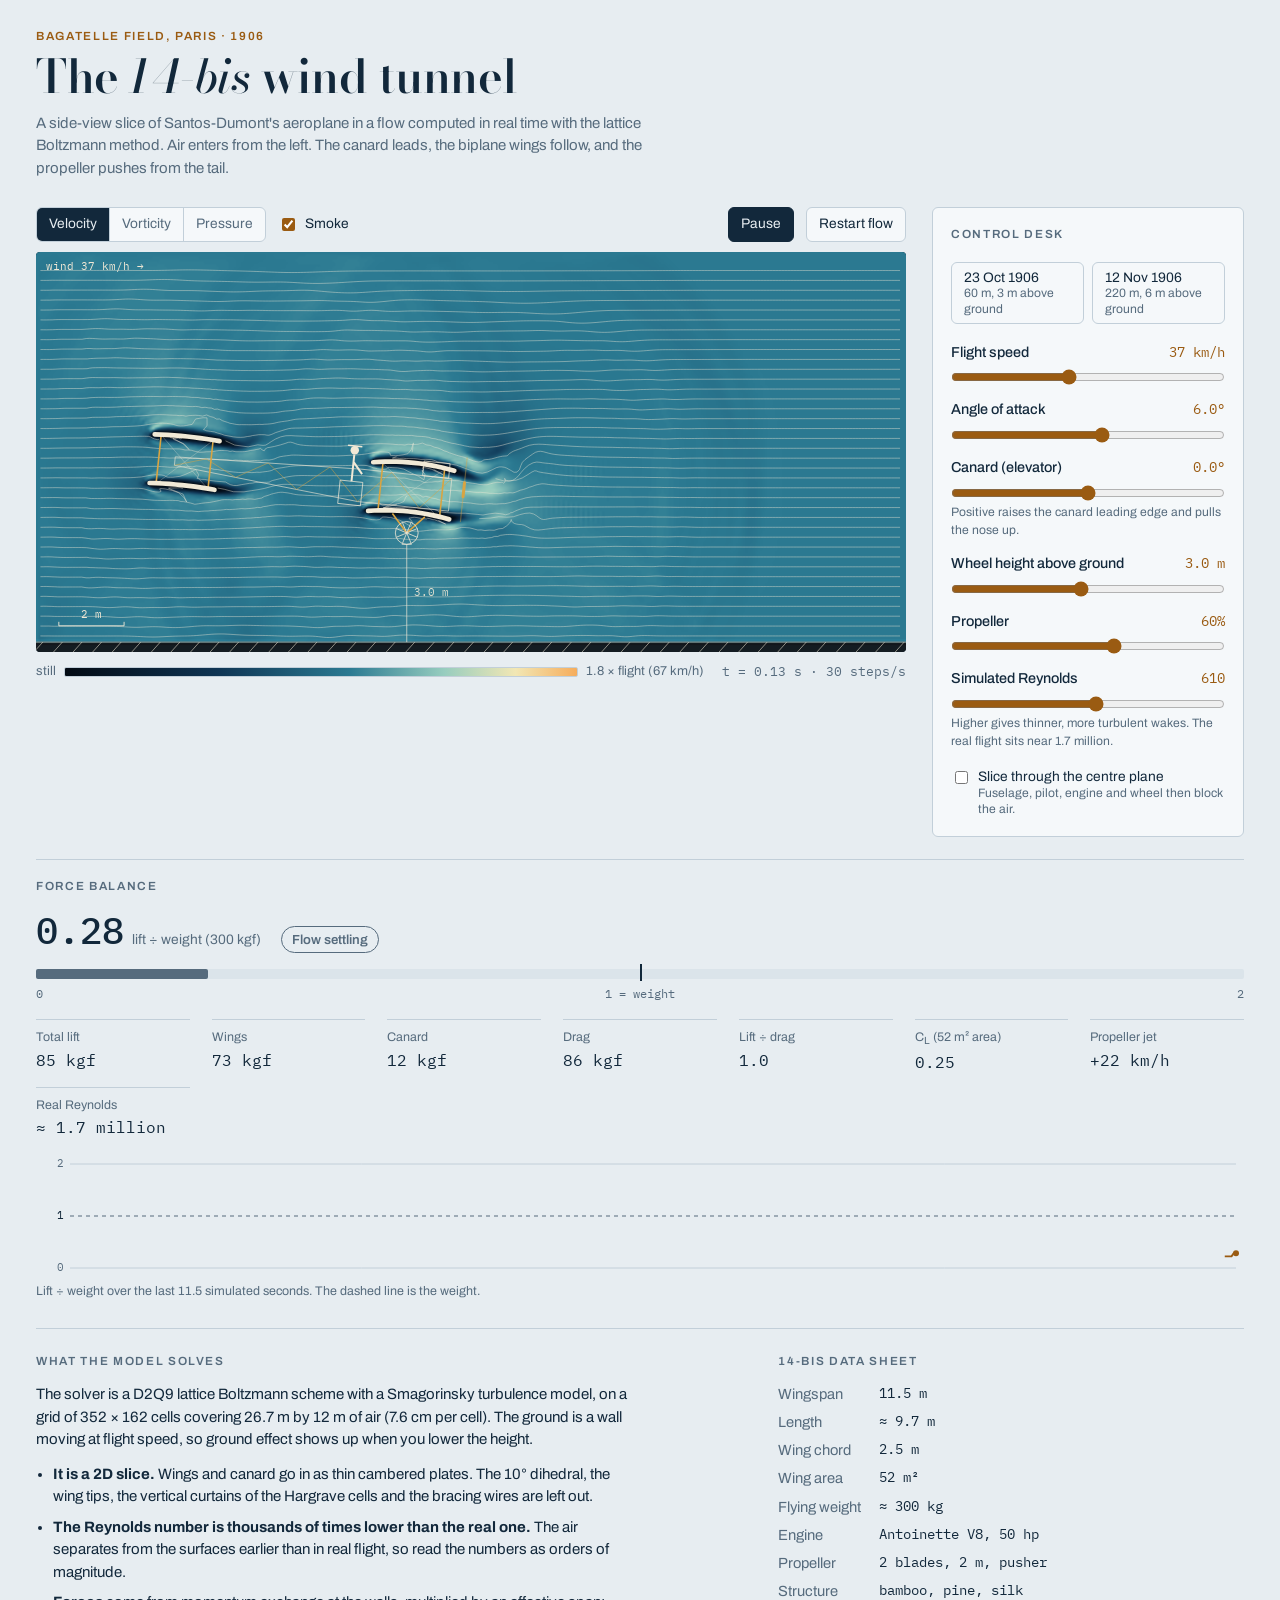
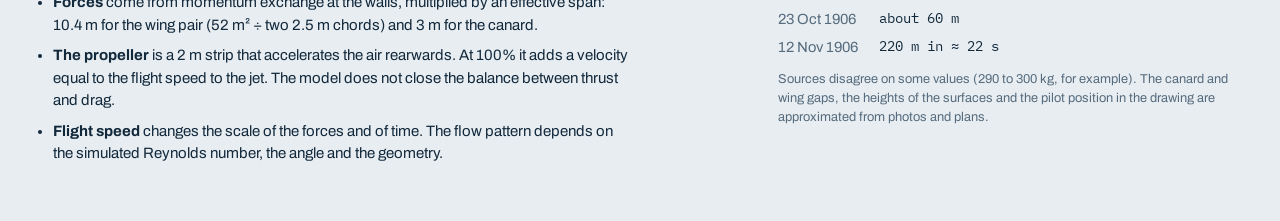
<file: index.html>
<!doctype html>
<html lang="en">
<head>
<meta charset="utf-8">
<meta name="viewport" content="width=device-width,initial-scale=1,viewport-fit=cover">
<title>14-bis Wind Tunnel</title>
<link rel="stylesheet" href="https://fonts.googleapis.com/css2?family=Archivo:wght@400;500;600&family=Bodoni+Moda:ital,opsz,wght@0,6..96,500;0,6..96,600;1,6..96,500&family=IBM+Plex+Mono:wght@400;500&display=swap">
<link rel="stylesheet" href="css/styles.css">
</head>
<body>
<div class="wrap">
  <header class="mast">
    <p class="eyebrow">Bagatelle field, Paris · 1906</p>
    <h1>The <em>14-bis</em> wind tunnel</h1>
    <p class="lede">A side-view slice of Santos-Dumont's aeroplane in a flow computed in real time with the lattice Boltzmann method. Air enters from the left. The canard leads, the biplane wings follow, and the propeller pushes from the tail.</p>
  </header>

  <main class="bench">
    <section class="tunnel" aria-label="Test section">
      <div class="toolbar">
        <div class="group">
          <div class="seg" role="radiogroup" aria-label="Field shown">
            <input type="radio" name="view" id="view-vel" value="vel" checked><label for="view-vel">Velocity</label>
            <input type="radio" name="view" id="view-vort" value="vort"><label for="view-vort">Vorticity</label>
            <input type="radio" name="view" id="view-pres" value="pres"><label for="view-pres">Pressure</label>
          </div>
          <label class="check"><input type="checkbox" id="smoke" checked> Smoke</label>
        </div>
        <div class="group">
          <button type="button" id="pause" class="primary">Pause</button>
          <button type="button" id="reset">Restart flow</button>
        </div>
      </div>
      <div class="stage"><canvas id="tunnel" aria-label="Flow field around the side-view slice of the 14-bis"></canvas></div>
      <div class="legend">
        <div class="scale"><span id="leg-lo">still</span><span class="strip" id="leg-strip"></span><span id="leg-hi">1.8 × flight speed</span></div>
        <span class="clock" id="clock">t = 0.00 s</span>
      </div>
    </section>

    <aside class="desk" aria-label="Control desk">
      <h2>Control desk</h2>
      <div class="presets">
        <div class="row">
          <button type="button" id="preset-out">23 Oct 1906<small>60 m, 3 m above ground</small></button>
          <button type="button" id="preset-nov">12 Nov 1906<small>220 m, 6 m above ground</small></button>
        </div>
      </div>
      <div class="knobs">
        <div class="knob">
          <label for="k-v">Flight speed</label><output id="o-v" for="k-v"></output>
          <input type="range" id="k-v" min="20" max="60" step="1" value="37">
        </div>
        <div class="knob">
          <label for="k-aoa">Angle of attack</label><output id="o-aoa" for="k-aoa"></output>
          <input type="range" id="k-aoa" min="-4" max="14" step="0.5" value="6">
        </div>
        <div class="knob">
          <label for="k-canard">Canard (elevator)</label><output id="o-canard" for="k-canard"></output>
          <input type="range" id="k-canard" min="-12" max="12" step="0.5" value="0">
          <span class="hint">Positive raises the canard leading edge and pulls the nose up.</span>
        </div>
        <div class="knob">
          <label for="k-alt">Wheel height above ground</label><output id="o-alt" for="k-alt"></output>
          <input type="range" id="k-alt" min="0.3" max="6" step="0.1" value="3">
        </div>
        <div class="knob">
          <label for="k-prop">Propeller</label><output id="o-prop" for="k-prop"></output>
          <input type="range" id="k-prop" min="0" max="100" step="5" value="60">
        </div>
        <div class="knob">
          <label for="k-re">Simulated Reynolds</label><output id="o-re" for="k-re"></output>
          <input type="range" id="k-re" min="0" max="100" step="1" value="53">
          <span class="hint">Higher gives thinner, more turbulent wakes. The real flight sits near 1.7 million.</span>
        </div>
      </div>
      <label class="check"><input type="checkbox" id="center"> <span>Slice through the centre plane<small>Fuselage, pilot, engine and wheel then block the air.</small></span></label>
    </aside>

    <section class="balance" aria-label="Force balance">
      <h2>Force balance</h2>
      <div class="verdict">
        <span class="ratio"><span id="r-ratio">0.00</span><small>lift ÷ weight (300 kgf)</small></span>
        <span class="pill" id="r-pill" data-state="wait">Flow settling</span>
      </div>
      <div>
        <div class="beam" id="r-beam" data-state="wait"><span class="fill" id="r-fill"></span><span class="mark"></span></div>
        <div class="beamlabels"><span>0</span><span>1 = weight</span><span>2</span></div>
      </div>
      <dl class="figures">
        <div><dt>Total lift</dt><dd id="r-lift">0 kgf</dd></div>
        <div><dt>Wings</dt><dd id="r-wing">0 kgf</dd></div>
        <div><dt>Canard</dt><dd id="r-can">0 kgf</dd></div>
        <div><dt>Drag</dt><dd id="r-drag">0 kgf</dd></div>
        <div><dt>Lift ÷ drag</dt><dd id="r-ld">0.0</dd></div>
        <div><dt>C<sub>L</sub> (52 m² area)</dt><dd id="r-cl">0.00</dd></div>
        <div><dt>Propeller jet</dt><dd id="r-thrust">+0 km/h</dd></div>
        <div><dt>Real Reynolds</dt><dd id="r-re">0</dd></div>
      </dl>
      <div class="history">
        <canvas id="hist" aria-label="History of lift divided by weight"></canvas>
        <p id="hist-cap">Lift ÷ weight over simulated time.</p>
      </div>
    </section>
  </main>

  <div class="notes">
    <section>
      <h2>What the model solves</h2>
      <p>The solver is a D2Q9 lattice Boltzmann scheme with a Smagorinsky turbulence model, on a grid of 352 × 162 cells covering 26.7 m by 12 m of air (7.6 cm per cell). The ground is a wall moving at flight speed, so ground effect shows up when you lower the height.</p>
      <ul>
        <li><strong>It is a 2D slice.</strong> Wings and canard go in as thin cambered plates. The 10° dihedral, the wing tips, the vertical curtains of the Hargrave cells and the bracing wires are left out.</li>
        <li><strong>The Reynolds number is thousands of times lower than the real one.</strong> The air separates from the surfaces earlier than in real flight, so read the numbers as orders of magnitude.</li>
        <li><strong>Forces</strong> come from momentum exchange at the walls, multiplied by an effective span: 10.4 m for the wing pair (52 m² ÷ two 2.5 m chords) and 3 m for the canard.</li>
        <li><strong>The propeller</strong> is a 2 m strip that accelerates the air rearwards. At 100% it adds a velocity equal to the flight speed to the jet. The model does not close the balance between thrust and drag.</li>
        <li><strong>Flight speed</strong> changes the scale of the forces and of time. The flow pattern depends on the simulated Reynolds number, the angle and the geometry.</li>
      </ul>
    </section>
    <section>
      <h2>14-bis data sheet</h2>
      <dl class="sheet">
        <dt>Wingspan</dt><dd>11.5 m</dd>
        <dt>Length</dt><dd>≈ 9.7 m</dd>
        <dt>Wing chord</dt><dd>2.5 m</dd>
        <dt>Wing area</dt><dd>52 m²</dd>
        <dt>Flying weight</dt><dd>≈ 300 kg</dd>
        <dt>Engine</dt><dd>Antoinette V8, 50 hp</dd>
        <dt>Propeller</dt><dd>2 blades, 2 m, pusher</dd>
        <dt>Structure</dt><dd>bamboo, pine, silk</dd>
        <dt>23 Oct 1906</dt><dd>about 60 m</dd>
        <dt>12 Nov 1906</dt><dd>220 m in ≈ 22 s</dd>
      </dl>
      <p class="fine">Sources disagree on some values (290 to 300 kg, for example). The canard and wing gaps, the heights of the surfaces and the pilot position in the drawing are approximated from photos and plans.</p>
    </section>
  </div>
</div>

<script src="js/simulation.js"></script>

</body></html>
</file>
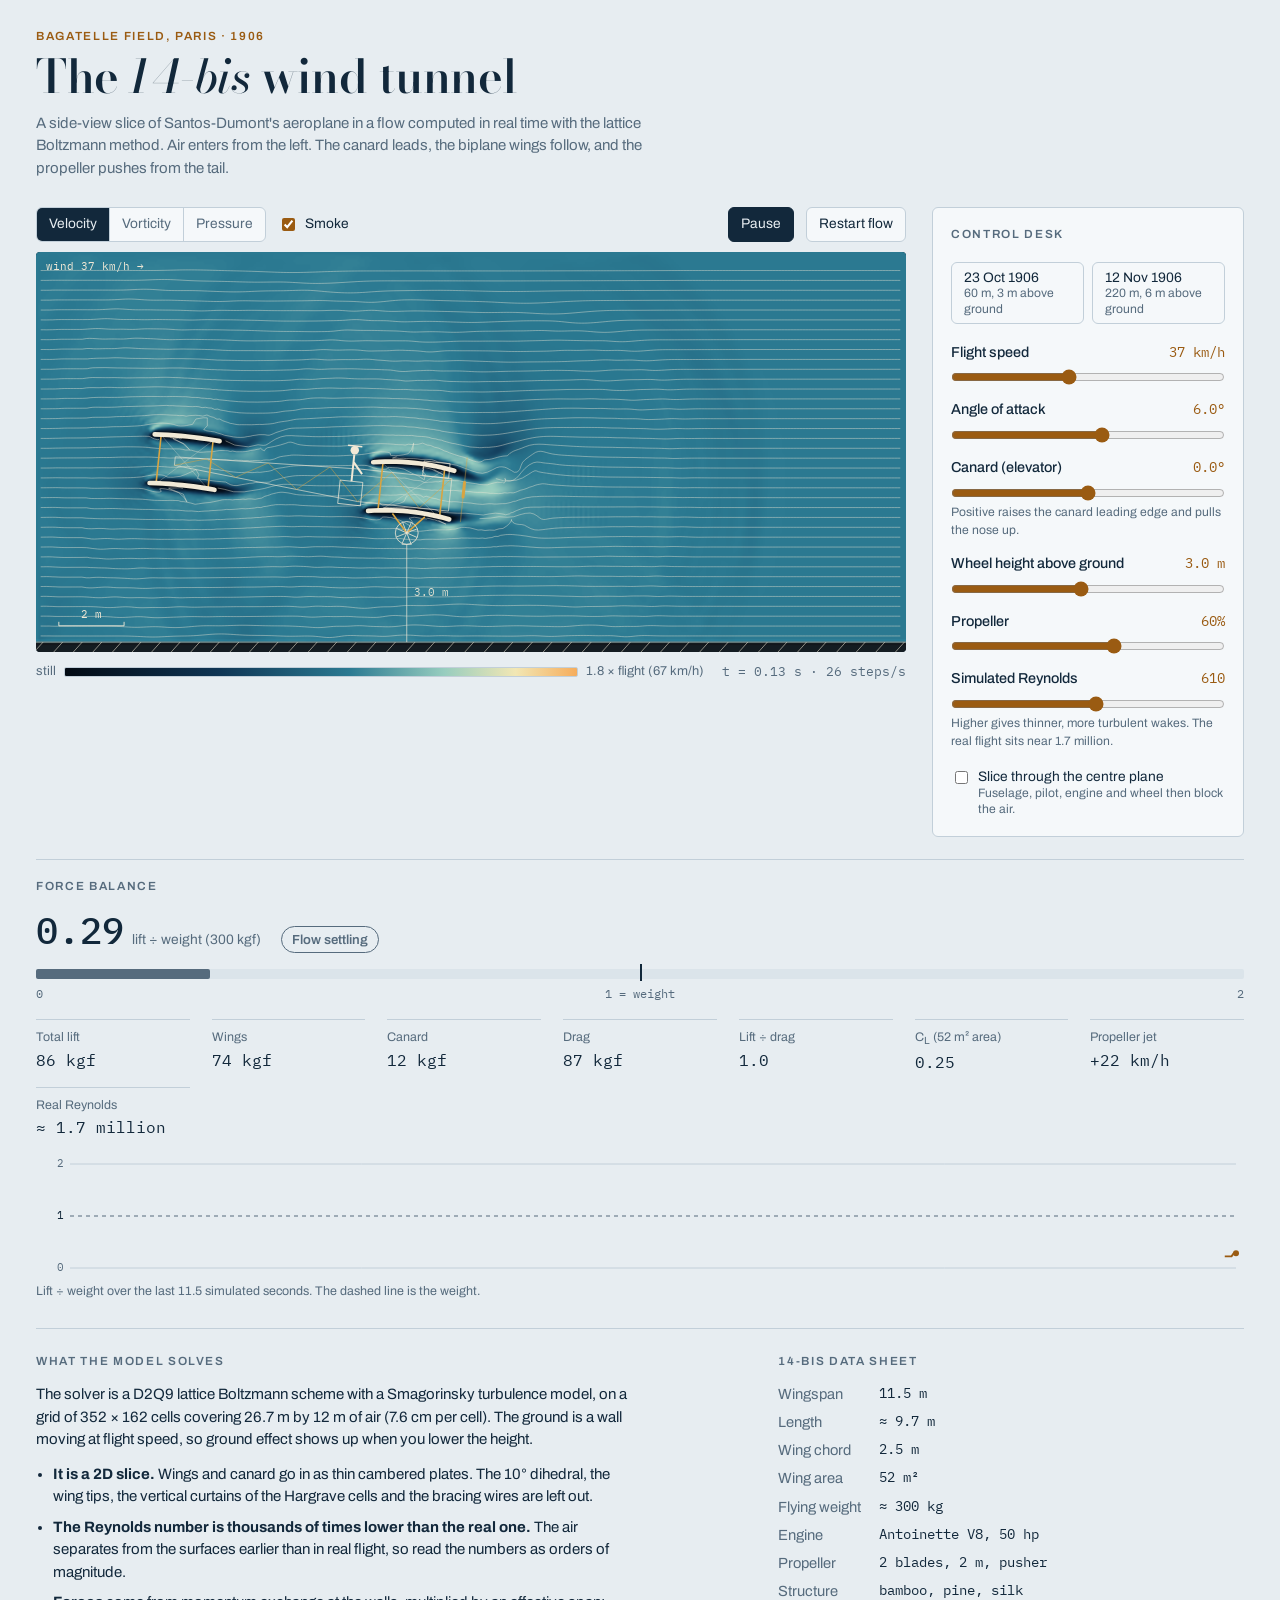
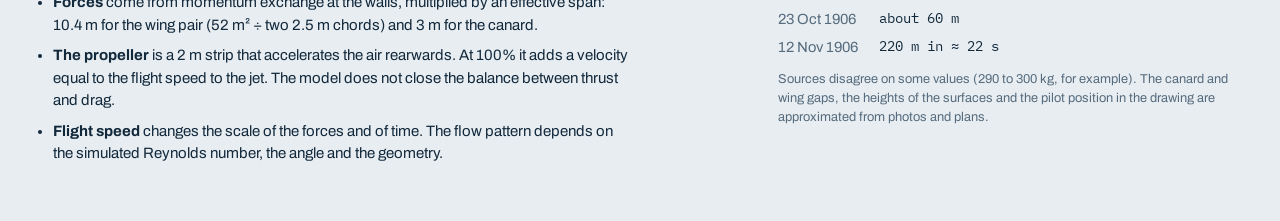
<file: 14-bis Wind Tunnel.html>
<!doctype html><html><head><meta charset=utf8><meta name=viewport content="width=device-width,initial-scale=1,viewport-fit=cover"><style>:root{color-scheme:light;box-sizing:border-box;padding-top:env(safe-area-inset-top,0px);padding-bottom:env(safe-area-inset-bottom,0px)}html{scroll-padding-top:env(safe-area-inset-top,0px)}body{margin:0;padding:0;font:14px -apple-system,BlinkMacSystemFont,sans-serif;background:#faf9f5;color:#141413}img{max-width:100%}[hidden]:not([hidden=until-found i]){display:none!important}</style></head><body>
<title>14-bis Wind Tunnel</title>
<link rel="stylesheet" href="https://fonts.googleapis.com/css2?family=Archivo:wght@400;500;600&family=Bodoni+Moda:ital,opsz,wght@0,6..96,500;0,6..96,600;1,6..96,500&family=IBM+Plex+Mono:wght@400;500&display=swap">
<style>
/* Layout: a wind-tunnel bench. The test section takes the width,
   the control desk sits to the right and the force balance below. */
:root {
  --bg: #e7edf1;
  --surface: #f5f8fa;
  --ctl: #dbe4ea;
  --ink: #12283b;
  --muted: #566b7d;
  --line: #c2cfd9;
  --accent: #9a5b12;
  --good: #1c7557;
  --warn: #b04a1c;
  /* the test section has a single look, the same in both themes */
  --tunnel: #061523;
  --silk: #f1e9d6;
  --bamboo: #d9a441;
  --f-display: 'Bodoni Moda', 'Didot', 'Bodoni MT', Georgia, serif;
  --f-ui: 'Archivo', system-ui, -apple-system, 'Segoe UI', sans-serif;
  --f-data: 'IBM Plex Mono', ui-monospace, 'SF Mono', Menlo, Consolas, monospace;
}
@media (prefers-color-scheme: dark) {
  :root:not([data-theme="light"]) {
    --bg: #0a1724; --surface: #102131; --ctl: #1a2f44; --ink: #e4ecf2; --muted: #8fa3b5;
    --line: #22384c; --accent: #e2ab52; --good: #5fcaa3; --warn: #f2925c;
    color-scheme: dark;
  }
}
:root[data-theme="dark"] {
  --bg: #0a1724; --surface: #102131; --ctl: #1a2f44; --ink: #e4ecf2; --muted: #8fa3b5;
  --line: #22384c; --accent: #e2ab52; --good: #5fcaa3; --warn: #f2925c;
  color-scheme: dark;
}

* { box-sizing: border-box; }
body {
  background: var(--bg);
  color: var(--ink);
  font-family: var(--f-ui);
  font-size: 15px;
  line-height: 1.5;
}
.wrap {
  max-width: 1320px;
  margin: 0 auto;
  padding-inline: clamp(16px, 3vw, 36px);
  padding-block: 28px 56px;
  display: flex;
  flex-direction: column;
  gap: 28px;
}

/* masthead */
.mast { display: flex; flex-direction: column; gap: 6px; }
.eyebrow {
  margin: 0;
  font-size: 0.74rem;
  letter-spacing: 0.14em;
  text-transform: uppercase;
  color: var(--accent);
  font-weight: 600;
}
h1 {
  margin: 0;
  font-family: var(--f-display);
  font-weight: 600;
  font-size: clamp(1.9rem, 4.2vw, 2.9rem);
  line-height: 1.08;
  letter-spacing: -0.01em;
  text-wrap: balance;
}
h1 em { font-weight: 500; }
.lede { margin: 4px 0 0; max-width: 68ch; color: var(--muted); }

h2 {
  margin: 0;
  font-size: 0.74rem;
  letter-spacing: 0.14em;
  text-transform: uppercase;
  font-weight: 600;
  color: var(--muted);
}

/* bench */
.bench {
  display: grid;
  grid-template-columns: minmax(0, 1fr) 312px;
  grid-template-areas: "tunnel desk" "balance balance";
  gap: 22px 26px;
  align-items: start;
}
.tunnel { grid-area: tunnel; display: flex; flex-direction: column; gap: 10px; min-width: 0; }
.desk { grid-area: desk; }
.balance { grid-area: balance; min-width: 0; }
@media (max-width: 940px) {
  .bench { grid-template-columns: minmax(0, 1fr); grid-template-areas: "tunnel" "desk" "balance"; }
}

.toolbar { display: flex; flex-wrap: wrap; gap: 10px 16px; align-items: center; justify-content: space-between; }
.toolbar .group { display: flex; flex-wrap: wrap; gap: 8px 12px; align-items: center; }

.seg { position: relative; display: inline-flex; border: 1px solid var(--line); border-radius: 6px; overflow: hidden; background: var(--surface); }
.seg input { position: absolute; opacity: 0; pointer-events: none; }
.seg label { padding: 6px 12px; font-size: 0.86rem; cursor: pointer; color: var(--muted); border-right: 1px solid var(--line); }
.seg label:last-of-type { border-right: 0; }
.seg input:checked + label { background: var(--ink); color: var(--bg); }
.seg input:focus-visible + label { outline: 2px solid var(--accent); outline-offset: -2px; }

button {
  font: inherit;
  font-size: 0.86rem;
  padding: 6px 12px;
  border: 1px solid var(--line);
  border-radius: 6px;
  background: var(--surface);
  color: var(--ink);
  cursor: pointer;
}
button:hover { border-color: var(--muted); }
button:focus-visible, input:focus-visible { outline: 2px solid var(--accent); outline-offset: 2px; }
button.primary { background: var(--ink); color: var(--bg); border-color: var(--ink); }

.check { display: inline-flex; gap: 7px; align-items: center; font-size: 0.86rem; cursor: pointer; }
input[type="checkbox"], input[type="range"] { accent-color: var(--accent); }

.stage {
  position: relative;
  background: var(--tunnel);
  border-radius: 4px;
  overflow: hidden;
  aspect-ratio: 352 / 162;
  max-width: 100%;
}
.stage canvas { display: block; width: 100%; height: 100%; }

.legend { display: flex; flex-wrap: wrap; gap: 8px 18px; align-items: center; justify-content: space-between; font-size: 0.8rem; color: var(--muted); }
.scale { display: flex; align-items: center; gap: 8px; min-width: 0; flex: 1 1 320px; }
.scale .strip { flex: 1 1 120px; height: 10px; border-radius: 2px; min-width: 60px; border: 1px solid var(--line); }
.clock { font-family: var(--f-data); font-variant-numeric: tabular-nums; white-space: nowrap; }

/* control desk */
.desk {
  background: var(--surface);
  border: 1px solid var(--line);
  border-radius: 6px;
  padding: 18px;
  display: flex;
  flex-direction: column;
  gap: 18px;
}
.presets { display: flex; flex-direction: column; gap: 8px; }
.presets .row { display: flex; flex-wrap: wrap; gap: 8px; }
.presets button { flex: 1 1 120px; text-align: left; line-height: 1.25; }
.presets button small { display: block; color: var(--muted); font-size: 0.76rem; }
.knobs { display: flex; flex-direction: column; gap: 14px; }
.knob { display: grid; grid-template-columns: 1fr auto; gap: 2px 10px; align-items: baseline; }
.knob label { font-size: 0.9rem; font-weight: 500; }
.knob output { font-family: var(--f-data); font-size: 0.86rem; font-variant-numeric: tabular-nums; color: var(--accent); }
.knob input[type="range"] { grid-column: 1 / -1; width: 100%; margin: 4px 0 0; }
.knob .hint { grid-column: 1 / -1; font-size: 0.76rem; color: var(--muted); }
.desk .check { align-items: flex-start; line-height: 1.3; }
.desk .check input { margin-top: 3px; }
.desk .check small { display: block; color: var(--muted); font-size: 0.76rem; }

/* balance */
.balance { display: flex; flex-direction: column; gap: 16px; border-top: 1px solid var(--line); padding-top: 18px; }
.verdict { display: flex; flex-wrap: wrap; gap: 10px 20px; align-items: baseline; }
.ratio { font-family: var(--f-data); font-size: 2.3rem; font-weight: 500; line-height: 1; font-variant-numeric: tabular-nums; }
.ratio small { font-family: var(--f-ui); font-size: 0.86rem; color: var(--muted); font-weight: 400; margin-left: 8px; }
.pill { font-size: 0.82rem; font-weight: 600; padding: 3px 10px; border-radius: 999px; border: 1px solid currentColor; color: var(--muted); }
.pill[data-state="good"] { color: var(--good); }
.pill[data-state="warn"] { color: var(--warn); }
.beam { position: relative; height: 10px; background: var(--ctl); border-radius: 2px; }
.beam .fill { position: absolute; inset: 0 auto 0 0; width: 0; background: var(--muted); border-radius: 2px; }
.beam[data-state="good"] .fill { background: var(--good); }
.beam[data-state="warn"] .fill { background: var(--warn); }
.beam .mark { position: absolute; left: 50%; top: -5px; bottom: -2px; width: 2px; background: var(--ink); }
.beamlabels { margin-top: 6px; display: flex; justify-content: space-between; font-size: 0.74rem; color: var(--muted); font-family: var(--f-data); }
.figures { display: grid; grid-template-columns: repeat(auto-fit, minmax(150px, 1fr)); gap: 12px 22px; margin: 0; }
.figures div { display: flex; flex-direction: column; gap: 1px; border-top: 1px solid var(--line); padding-top: 8px; min-width: 0; }
.figures dt { font-size: 0.78rem; color: var(--muted); }
.figures dd { margin: 0; font-family: var(--f-data); font-size: 1.02rem; font-variant-numeric: tabular-nums; }
.history { display: flex; flex-direction: column; gap: 6px; }
.history p { margin: 0; font-size: 0.78rem; color: var(--muted); }
.history canvas { display: block; width: 100%; height: 120px; }

/* notes */
.notes { display: grid; grid-template-columns: minmax(0, 1.5fr) minmax(0, 1fr); gap: 26px 44px; border-top: 1px solid var(--line); padding-top: 24px; }
@media (max-width: 760px) { .notes { grid-template-columns: minmax(0, 1fr); } }
.notes section { display: flex; flex-direction: column; gap: 12px; min-width: 0; }
.notes p { margin: 0; max-width: 66ch; }
.notes ul { margin: 0; padding-left: 1.1em; display: flex; flex-direction: column; gap: 8px; max-width: 66ch; }
.sheet { display: grid; grid-template-columns: auto 1fr; gap: 6px 18px; margin: 0; font-size: 0.92rem; }
.sheet dt { color: var(--muted); }
.sheet dd { margin: 0; font-family: var(--f-data); font-size: 0.86rem; font-variant-numeric: tabular-nums; }
.fine { font-size: 0.8rem; color: var(--muted); }
</style>

<div class="wrap">
  <header class="mast">
    <p class="eyebrow">Bagatelle field, Paris · 1906</p>
    <h1>The <em>14-bis</em> wind tunnel</h1>
    <p class="lede">A side-view slice of Santos-Dumont's aeroplane in a flow computed in real time with the lattice Boltzmann method. Air enters from the left. The canard leads, the biplane wings follow, and the propeller pushes from the tail.</p>
  </header>

  <main class="bench">
    <section class="tunnel" aria-label="Test section">
      <div class="toolbar">
        <div class="group">
          <div class="seg" role="radiogroup" aria-label="Field shown">
            <input type="radio" name="view" id="view-vel" value="vel" checked><label for="view-vel">Velocity</label>
            <input type="radio" name="view" id="view-vort" value="vort"><label for="view-vort">Vorticity</label>
            <input type="radio" name="view" id="view-pres" value="pres"><label for="view-pres">Pressure</label>
          </div>
          <label class="check"><input type="checkbox" id="smoke" checked> Smoke</label>
        </div>
        <div class="group">
          <button type="button" id="pause" class="primary">Pause</button>
          <button type="button" id="reset">Restart flow</button>
        </div>
      </div>
      <div class="stage"><canvas id="tunnel" aria-label="Flow field around the side-view slice of the 14-bis"></canvas></div>
      <div class="legend">
        <div class="scale"><span id="leg-lo">still</span><span class="strip" id="leg-strip"></span><span id="leg-hi">1.8 × flight speed</span></div>
        <span class="clock" id="clock">t = 0.00 s</span>
      </div>
    </section>

    <aside class="desk" aria-label="Control desk">
      <h2>Control desk</h2>
      <div class="presets">
        <div class="row">
          <button type="button" id="preset-out">23 Oct 1906<small>60 m, 3 m above ground</small></button>
          <button type="button" id="preset-nov">12 Nov 1906<small>220 m, 6 m above ground</small></button>
        </div>
      </div>
      <div class="knobs">
        <div class="knob">
          <label for="k-v">Flight speed</label><output id="o-v" for="k-v"></output>
          <input type="range" id="k-v" min="20" max="60" step="1" value="37">
        </div>
        <div class="knob">
          <label for="k-aoa">Angle of attack</label><output id="o-aoa" for="k-aoa"></output>
          <input type="range" id="k-aoa" min="-4" max="14" step="0.5" value="6">
        </div>
        <div class="knob">
          <label for="k-canard">Canard (elevator)</label><output id="o-canard" for="k-canard"></output>
          <input type="range" id="k-canard" min="-12" max="12" step="0.5" value="0">
          <span class="hint">Positive raises the canard leading edge and pulls the nose up.</span>
        </div>
        <div class="knob">
          <label for="k-alt">Wheel height above ground</label><output id="o-alt" for="k-alt"></output>
          <input type="range" id="k-alt" min="0.3" max="6" step="0.1" value="3">
        </div>
        <div class="knob">
          <label for="k-prop">Propeller</label><output id="o-prop" for="k-prop"></output>
          <input type="range" id="k-prop" min="0" max="100" step="5" value="60">
        </div>
        <div class="knob">
          <label for="k-re">Simulated Reynolds</label><output id="o-re" for="k-re"></output>
          <input type="range" id="k-re" min="0" max="100" step="1" value="53">
          <span class="hint">Higher gives thinner, more turbulent wakes. The real flight sits near 1.7 million.</span>
        </div>
      </div>
      <label class="check"><input type="checkbox" id="center"> <span>Slice through the centre plane<small>Fuselage, pilot, engine and wheel then block the air.</small></span></label>
    </aside>

    <section class="balance" aria-label="Force balance">
      <h2>Force balance</h2>
      <div class="verdict">
        <span class="ratio"><span id="r-ratio">0.00</span><small>lift ÷ weight (300 kgf)</small></span>
        <span class="pill" id="r-pill" data-state="wait">Flow settling</span>
      </div>
      <div>
        <div class="beam" id="r-beam" data-state="wait"><span class="fill" id="r-fill"></span><span class="mark"></span></div>
        <div class="beamlabels"><span>0</span><span>1 = weight</span><span>2</span></div>
      </div>
      <dl class="figures">
        <div><dt>Total lift</dt><dd id="r-lift">0 kgf</dd></div>
        <div><dt>Wings</dt><dd id="r-wing">0 kgf</dd></div>
        <div><dt>Canard</dt><dd id="r-can">0 kgf</dd></div>
        <div><dt>Drag</dt><dd id="r-drag">0 kgf</dd></div>
        <div><dt>Lift ÷ drag</dt><dd id="r-ld">0.0</dd></div>
        <div><dt>C<sub>L</sub> (52 m² area)</dt><dd id="r-cl">0.00</dd></div>
        <div><dt>Propeller jet</dt><dd id="r-thrust">+0 km/h</dd></div>
        <div><dt>Real Reynolds</dt><dd id="r-re">0</dd></div>
      </dl>
      <div class="history">
        <canvas id="hist" aria-label="History of lift divided by weight"></canvas>
        <p id="hist-cap">Lift ÷ weight over simulated time.</p>
      </div>
    </section>
  </main>

  <div class="notes">
    <section>
      <h2>What the model solves</h2>
      <p>The solver is a D2Q9 lattice Boltzmann scheme with a Smagorinsky turbulence model, on a grid of 352 × 162 cells covering 26.7 m by 12 m of air (7.6 cm per cell). The ground is a wall moving at flight speed, so ground effect shows up when you lower the height.</p>
      <ul>
        <li><strong>It is a 2D slice.</strong> Wings and canard go in as thin cambered plates. The 10° dihedral, the wing tips, the vertical curtains of the Hargrave cells and the bracing wires are left out.</li>
        <li><strong>The Reynolds number is thousands of times lower than the real one.</strong> The air separates from the surfaces earlier than in real flight, so read the numbers as orders of magnitude.</li>
        <li><strong>Forces</strong> come from momentum exchange at the walls, multiplied by an effective span: 10.4 m for the wing pair (52 m² ÷ two 2.5 m chords) and 3 m for the canard.</li>
        <li><strong>The propeller</strong> is a 2 m strip that accelerates the air rearwards. At 100% it adds a velocity equal to the flight speed to the jet. The model does not close the balance between thrust and drag.</li>
        <li><strong>Flight speed</strong> changes the scale of the forces and of time. The flow pattern depends on the simulated Reynolds number, the angle and the geometry.</li>
      </ul>
    </section>
    <section>
      <h2>14-bis data sheet</h2>
      <dl class="sheet">
        <dt>Wingspan</dt><dd>11.5 m</dd>
        <dt>Length</dt><dd>≈ 9.7 m</dd>
        <dt>Wing chord</dt><dd>2.5 m</dd>
        <dt>Wing area</dt><dd>52 m²</dd>
        <dt>Flying weight</dt><dd>≈ 300 kg</dd>
        <dt>Engine</dt><dd>Antoinette V8, 50 hp</dd>
        <dt>Propeller</dt><dd>2 blades, 2 m, pusher</dd>
        <dt>Structure</dt><dd>bamboo, pine, silk</dd>
        <dt>23 Oct 1906</dt><dd>about 60 m</dd>
        <dt>12 Nov 1906</dt><dd>220 m in ≈ 22 s</dd>
      </dl>
      <p class="fine">Sources disagree on some values (290 to 300 kg, for example). The canard and wing gaps, the heights of the surfaces and the pilot position in the drawing are approximated from photos and plans.</p>
    </section>
  </div>
</div>

<script>
(() => {
'use strict';

// ---------- grid and constants ----------
const NX = 352, NY = 162, N = NX * NY;
const S = 13.2;               // cells per metre
const DX = 1 / S;
const GR = 4;                 // ground rows
const U0 = 0.1;               // inlet velocity (lattice units)
const RHO_AIR = 1.225, G0 = 9.80665, NU_AIR = 1.5e-5;
const WEIGHT_KGF = 300, AREA = 52;
const SPAN = [0, 10.4, 3.0, 0.6];   // effective span per body: wings, canard, fuselage
const CHORD = 2.5, CHORD_CELLS = CHORD * S;
const CX = [0, 1, 0, -1, 0, 1, -1, -1, 1];
const CY = [0, 0, 1, 0, -1, 1, 1, -1, -1];
const OPP = [0, 3, 4, 1, 2, 7, 8, 5, 6];
const WT = [4 / 9, 1 / 9, 1 / 9, 1 / 9, 1 / 9, 1 / 36, 1 / 36, 1 / 36, 1 / 36];
const OFF = CX.map((c, i) => c + CY[i] * NX);
const GW = CX.map((c, i) => 6 * WT[i] * c * U0);     // moving-wall term (ground)
const CSM = 18 * Math.SQRT2 * 0.16 * 0.16;           // Smagorinsky
const GROUND = 4;

// geometry in the aircraft frame (m): x aft, y up, origin at the middle of the wing cell
const WING_LE = -1.25, WING_Y = 0.75, WING_CAMBER = 0.045;
const CAN_LE = -8.0, CAN_C = 2.0, CPX = -7.0, CPY = 0.15, CAN_GAP = 0.75, CAN_CAMBER = 0.02;
const WHEEL_X = 0.0, WHEEL_Y = -1.3, WHEEL_R = 0.35;
const PROP_X = 1.6, PROP_Y = 0.2, PROP_R = 1.0;
const FUSE = [[-7.3, 0.02], [-7.3, 0.28], [-1.6, 0.5], [1.2, 0.5], [1.2, -0.5], [-1.6, -0.5]];
const OX = 11.5;

let cur = [], nxt = [];
for (let i = 0; i < 9; i++) { cur.push(new Float32Array(N)); nxt.push(new Float32Array(N)); }
const ux = new Float32Array(N), uy = new Float32Array(N), rho = new Float32Array(N);
const mask = new Uint8Array(N), newMask = new Uint8Array(N), flag = new Uint8Array(N);
const bfx = new Float32Array(N), bfy = new Float32Array(N);
const sponge = new Float32Array(N);
const E0 = new Float32Array(9);
const FA = new Float64Array(10);       // force accumulator per body (x,y)
const tmp = new Float32Array(9);

function feq(i, r, u, v) {
  const cu = CX[i] * u + CY[i] * v;
  return WT[i] * r * (1 + 3 * cu + 4.5 * cu * cu - 1.5 * (u * u + v * v));
}
for (let i = 0; i < 9; i++) E0[i] = feq(i, 1, U0, 0);

for (let y = 0; y < NY; y++) for (let x = 0; x < NX; x++) {
  let t = 0.5;
  const dxo = x - (NX - 34); if (dxo > 0) t = Math.max(t, 0.5 + 0.7 * (dxo / 33) * (dxo / 33));
  const dyo = y - (NY - 12); if (dyo > 0) t = Math.max(t, 0.5 + 0.5 * (dyo / 11) * (dyo / 11));
  sponge[y * NX + x] = t;
}

// ---------- parameters ----------
const P = { v: 37, aoa: 6, canard: 0, alt: 3, prop: 60, re: 600, center: false, view: 'vel', smoke: true };
let tau0 = 0.52;
let ca = 1, sa = 0, cd = 1, sd = 0, OY = 5;
let running = true, dirty = true;
let simT = 0, simSteps = 0, settle = 0, groundShift = 0, propPhase = 0;
let stepsPF = 4, msAvg = 2;
const EMA = new Float64Array(10);
let hist = [], histAcc = 0;

// ---------- geometry ----------
function bodyW(x, y) { return [OX + x * ca + y * sa, OY - x * sa + y * ca]; }
function canW(x, y) {
  const dx = x - CPX, dy = y - CPY;
  return bodyW(CPX + dx * cd + dy * sd, CPY - dx * sd + dy * cd);
}
function section(xle, c, y0, camber, n) {
  const pts = [];
  for (let k = 0; k <= n; k++) { const s = k / n; pts.push([xle + s * c, y0 + camber * 4 * s * (1 - s) * c]); }
  return pts;
}
const WING_LO = section(WING_LE, CHORD, -WING_Y, WING_CAMBER, 14);
const WING_UP = section(WING_LE, CHORD, WING_Y, WING_CAMBER, 14);
const CAN_LO = section(CAN_LE, CAN_C, CPY - CAN_GAP, CAN_CAMBER, 10);
const CAN_UP = section(CAN_LE, CAN_C, CPY + CAN_GAP, CAN_CAMBER, 10);

function toGrid(w) { return [w[0] * S, GR + w[1] * S]; }
function segCells(a, b, r, cb) {
  const x0 = a[0], y0 = a[1], x1 = b[0], y1 = b[1];
  const xa = Math.max(1, Math.floor(Math.min(x0, x1) - r - 1)), xb = Math.min(NX - 2, Math.ceil(Math.max(x0, x1) + r + 1));
  const ya = Math.max(GR, Math.floor(Math.min(y0, y1) - r - 1)), yb = Math.min(NY - 2, Math.ceil(Math.max(y0, y1) + r + 1));
  const dx = x1 - x0, dy = y1 - y0, l2 = dx * dx + dy * dy || 1e-9, r2 = r * r;
  for (let y = ya; y <= yb; y++) for (let x = xa; x <= xb; x++) {
    const px = x + 0.5 - x0, py = y + 0.5 - y0;
    let t = (px * dx + py * dy) / l2; t = t < 0 ? 0 : t > 1 ? 1 : t;
    const ex = px - t * dx, ey = py - t * dy;
    if (ex * ex + ey * ey <= r2) cb(y * NX + x);
  }
}
function polyline(pts, tf, r, id) {
  let prev = toGrid(tf(pts[0][0], pts[0][1]));
  for (let k = 1; k < pts.length; k++) {
    const p = toGrid(tf(pts[k][0], pts[k][1]));
    segCells(prev, p, r, idx => { newMask[idx] = id; });
    prev = p;
  }
}
function polyFill(pts, tf, id) {
  const g = pts.map(p => toGrid(tf(p[0], p[1])));
  let xa = NX, xb = 0, ya = NY, yb = 0;
  for (const p of g) { xa = Math.min(xa, p[0]); xb = Math.max(xb, p[0]); ya = Math.min(ya, p[1]); yb = Math.max(yb, p[1]); }
  xa = Math.max(1, Math.floor(xa)); xb = Math.min(NX - 2, Math.ceil(xb));
  ya = Math.max(GR, Math.floor(ya)); yb = Math.min(NY - 2, Math.ceil(yb));
  for (let y = ya; y <= yb; y++) for (let x = xa; x <= xb; x++) {
    const px = x + 0.5, py = y + 0.5; let inside = false;
    for (let i = 0, j = g.length - 1; i < g.length; j = i++) {
      const xi = g[i][0], yi = g[i][1], xj = g[j][0], yj = g[j][1];
      if ((yi > py) !== (yj > py) && px < (xj - xi) * (py - yi) / (yj - yi) + xi) inside = !inside;
    }
    if (inside) newMask[y * NX + x] = id;
  }
}

function rebuild() {
  const al = P.aoa * Math.PI / 180, de = P.canard * Math.PI / 180;
  ca = Math.cos(al); sa = Math.sin(al); cd = Math.cos(de); sd = Math.sin(de);
  OY = P.alt + WHEEL_R - (-WHEEL_X * sa + WHEEL_Y * ca);

  newMask.fill(0);
  for (let y = 0; y < GR; y++) newMask.fill(GROUND, y * NX, (y + 1) * NX);
  polyline(WING_LO, bodyW, 0.95, 1);
  polyline(WING_UP, bodyW, 0.95, 1);
  polyline(CAN_LO, canW, 0.95, 2);
  polyline(CAN_UP, canW, 0.95, 2);
  if (P.center) {
    polyFill(FUSE, bodyW, 3);
    polyFill([[-2.2, -0.62], [-2.2, 0.1], [-1.5, 0.1], [-1.5, -0.62]], bodyW, 3);
    polyline([[-1.85, 0.1], [-1.85, 1.1]], bodyW, 2.0, 3);
    polyFill([[0.3, 0.5], [0.3, 0.95], [1.1, 0.95], [1.1, 0.5]], bodyW, 3);
    const wc = toGrid(bodyW(WHEEL_X, WHEEL_Y));
    segCells(wc, wc, WHEEL_R * S, idx => { newMask[idx] = 3; });
  }
  for (let i = 0; i < N; i++) {
    const o = mask[i], n = newMask[i];
    if (n) { ux[i] = 0; uy[i] = 0; }
    else if (o) { for (let k = 0; k < 9; k++) cur[k][i] = WT[k]; ux[i] = 0; uy[i] = 0; rho[i] = 1; }
    mask[i] = n;
  }
  // cells next to a wall
  flag.fill(0);
  for (let y = 1; y < NY - 1; y++) for (let x = 1; x < NX - 1; x++) {
    const i = y * NX + x;
    if (mask[i]) continue;
    if (mask[i - 1] | mask[i + 1] | mask[i - NX] | mask[i + NX] | mask[i - NX - 1] | mask[i - NX + 1] | mask[i + NX - 1] | mask[i + NX + 1]) flag[i] = 1;
  }
  // propeller: a strip that pushes the air rearwards
  bfx.fill(0); bfy.fill(0);
  const k = P.prop / 100;
  if (k > 0) {
    const cells = [];
    const a = toGrid(bodyW(PROP_X, PROP_Y - PROP_R)), b = toGrid(bodyW(PROP_X, PROP_Y + PROP_R));
    segCells(a, b, 1.6, idx => { if (!mask[idx]) cells.push(idx); });
    const thrust = (2 * PROP_R * S) * U0 * U0 * (1 + k / 2) * k;
    const fc = cells.length ? thrust / cells.length : 0;
    for (const idx of cells) { bfx[idx] = fc * ca; bfy[idx] = -fc * sa; flag[idx] |= 2; }
  }
  settle = 2300;
  dirty = true;
}

// ---------- smoke ----------
const RAKES = Math.floor((NY - GR - 6) / 4), RK = 400, EMIT = 12;
const SX = new Float32Array(RAKES * RK), SY = new Float32Array(RAKES * RK);
const head = new Int32Array(RAKES);
let emitAcc = 0;
function rakeY(r) { return GR + 2.5 + r * 4; }
function seedSmoke() {
  SX.fill(NaN);
  for (let r = 0; r < RAKES; r++) {
    const y = rakeY(r); let h = 0;
    for (let x = NX - 3; x >= 1.5 && h < RK; x -= EMIT * U0) {
      const o = r * RK + h;
      SX[o] = mask[Math.floor(y) * NX + Math.floor(x)] ? NaN : x; SY[o] = y; h++;
    }
    head[r] = h % RK;
  }
  emitAcc = 0;
}
function advectSmoke(n) {
  for (let o = 0; o < SX.length; o++) {
    let x = SX[o];
    if (x !== x) continue;
    let y = SY[o];
    const fx = x - 0.5, fy = y - 0.5;
    const ix = Math.floor(fx), iy = Math.floor(fy);
    if (ix < 0 || ix > NX - 2 || iy < 0 || iy > NY - 2) { SX[o] = NaN; continue; }
    const tx = fx - ix, ty = fy - iy, i = iy * NX + ix;
    const u = (ux[i] * (1 - tx) + ux[i + 1] * tx) * (1 - ty) + (ux[i + NX] * (1 - tx) + ux[i + NX + 1] * tx) * ty;
    const v = (uy[i] * (1 - tx) + uy[i + 1] * tx) * (1 - ty) + (uy[i + NX] * (1 - tx) + uy[i + NX + 1] * tx) * ty;
    x += u * n; y += v * n;
    if (x < 0.5 || x > NX - 1.5 || y < GR || y > NY - 1.5 || mask[Math.floor(y) * NX + Math.floor(x)]) { SX[o] = NaN; continue; }
    SX[o] = x; SY[o] = y;
  }
  emitAcc += n;
  while (emitAcc >= EMIT) {
    emitAcc -= EMIT;
    for (let r = 0; r < RAKES; r++) {
      const o = r * RK + head[r];
      SX[o] = 1.2 + emitAcc * U0; SY[o] = rakeY(r);
      head[r] = (head[r] + 1) % RK;
    }
  }
}

// ---------- solver ----------
function initFlow() {
  for (let i = 0; i < N; i++) {
    const solid = mask[i];
    for (let k = 0; k < 9; k++) { cur[k][i] = solid ? WT[k] : E0[k]; nxt[k][i] = cur[k][i]; }
    ux[i] = solid ? 0 : U0; uy[i] = 0; rho[i] = 1;
  }
  simT = 0; simSteps = 0; settle = 2300; EMA.fill(0); hist = []; histAcc = 0;
  seedSmoke();
  dirty = true;
}

function step() {
  const a = cur, b = nxt;
  const a0 = a[0], a1 = a[1], a2 = a[2], a3 = a[3], a4 = a[4], a5 = a[5], a6 = a[6], a7 = a[7], a8 = a[8];
  const b0 = b[0], b1 = b[1], b2 = b[2], b3 = b[3], b4 = b[4], b5 = b[5], b6 = b[6], b7 = b[7], b8 = b[8];
  const t0 = tau0, t0sq = tau0 * tau0;
  for (let y = GR; y < NY - 1; y++) {
    let idx = y * NX + 1;
    for (let x = 1; x < NX - 1; x++, idx++) {
      if (mask[idx]) continue;
      const fl = flag[idx];
      let f0 = a0[idx], f1, f2, f3, f4, f5, f6, f7, f8;
      if (fl & 1) {
        for (let i = 1; i < 9; i++) {
          const n = idx - OFF[i], m = mask[n];
          if (m) {
            let v = a[OPP[i]][idx];
            if (m === GROUND) v += GW[i];
            else { FA[m * 2] -= 2 * v * CX[i]; FA[m * 2 + 1] -= 2 * v * CY[i]; }
            tmp[i] = v;
          } else tmp[i] = a[i][n];
        }
        f1 = tmp[1]; f2 = tmp[2]; f3 = tmp[3]; f4 = tmp[4]; f5 = tmp[5]; f6 = tmp[6]; f7 = tmp[7]; f8 = tmp[8];
      } else {
        f1 = a1[idx - 1]; f2 = a2[idx - NX]; f3 = a3[idx + 1]; f4 = a4[idx + NX];
        f5 = a5[idx - 1 - NX]; f6 = a6[idx + 1 - NX]; f7 = a7[idx + 1 + NX]; f8 = a8[idx - 1 + NX];
      }
      let r = f0 + f1 + f2 + f3 + f4 + f5 + f6 + f7 + f8;
      let u, v;
      if (r > 0.6 && r < 1.6) {
        u = (f1 - f3 + f5 - f6 - f7 + f8) / r;
        v = (f2 - f4 + f5 + f6 - f7 - f8) / r;
        const sp = u * u + v * v;
        if (sp > 0.1225) { const sc = 0.35 / Math.sqrt(sp); u *= sc; v *= sc; }
      } else {
        // degenerate cell: back to inlet equilibrium
        r = 1; u = U0; v = 0;
        f0 = E0[0]; f1 = E0[1]; f2 = E0[2]; f3 = E0[3]; f4 = E0[4]; f5 = E0[5]; f6 = E0[6]; f7 = E0[7]; f8 = E0[8];
      }
      rho[idx] = r; ux[idx] = u; uy[idx] = v;
      const usq = 1.5 * (u * u + v * v), r1 = r / 9, r2 = r / 36;
      const u3 = 3 * u, v3 = 3 * v, uu = 4.5 * u * u, vv = 4.5 * v * v;
      const p = u + v, q = v - u, pp = 4.5 * p * p, qq = 4.5 * q * q, p3 = 3 * p, q3 = 3 * q;
      const n0 = f0 - (4 / 9) * r * (1 - usq);
      const n1 = f1 - r1 * (1 + u3 + uu - usq);
      const n3 = f3 - r1 * (1 - u3 + uu - usq);
      const n2 = f2 - r1 * (1 + v3 + vv - usq);
      const n4 = f4 - r1 * (1 - v3 + vv - usq);
      const n5 = f5 - r2 * (1 + p3 + pp - usq);
      const n7 = f7 - r2 * (1 - p3 + pp - usq);
      const n6 = f6 - r2 * (1 + q3 + qq - usq);
      const n8 = f8 - r2 * (1 - q3 + qq - usq);
      const dg = n5 + n6 + n7 + n8;
      const pxx = n1 + n3 + dg, pyy = n2 + n4 + dg, pxy = n5 - n6 + n7 - n8;
      const Q = Math.sqrt(pxx * pxx + 2 * pxy * pxy + pyy * pyy);
      let tau = 0.5 * (t0 + Math.sqrt(t0sq + CSM * Q / r));
      const s = sponge[idx]; if (tau < s) tau = s;
      const om = 1 / tau;
      f0 -= om * n0; f1 -= om * n1; f2 -= om * n2; f3 -= om * n3; f4 -= om * n4;
      f5 -= om * n5; f6 -= om * n6; f7 -= om * n7; f8 -= om * n8;
      if (fl & 2) {
        const gx = bfx[idx], gy = bfy[idx];
        f1 += gx / 3; f3 -= gx / 3; f2 += gy / 3; f4 -= gy / 3;
        f5 += (gx + gy) / 12; f7 -= (gx + gy) / 12; f6 += (gy - gx) / 12; f8 -= (gy - gx) / 12;
      }
      b0[idx] = f0; b1[idx] = f1; b2[idx] = f2; b3[idx] = f3; b4[idx] = f4;
      b5[idx] = f5; b6[idx] = f6; b7[idx] = f7; b8[idx] = f8;
    }
  }
  // inlet (left), outlet (right, zero gradient), top (free air)
  for (let y = GR; y < NY; y++) {
    const i0 = y * NX, i1 = i0 + NX - 1;
    for (let i = 0; i < 9; i++) { b[i][i0] = E0[i]; b[i][i1] = b[i][i1 - 1]; }
    ux[i1] = ux[i1 - 1]; uy[i1] = uy[i1 - 1]; rho[i1] = rho[i1 - 1];
  }
  const top = (NY - 1) * NX;
  for (let i = 0; i < 9; i++) b[i].fill(E0[i], top, top + NX);
  cur = b; nxt = a;
}

// ---------- colours ----------
function lut(stops) {
  const out = new Uint32Array(256);
  for (let i = 0; i < 256; i++) {
    const t = i / 255; let k = 0;
    while (k < stops.length - 2 && t > stops[k + 1][0]) k++;
    const s0 = stops[k], s1 = stops[k + 1];
    const f = Math.min(1, Math.max(0, (t - s0[0]) / (s1[0] - s0[0])));
    const c0 = parseInt(s0[1].slice(1), 16), c1 = parseInt(s1[1].slice(1), 16);
    const R = Math.round(((c0 >> 16) & 255) * (1 - f) + ((c1 >> 16) & 255) * f);
    const G = Math.round(((c0 >> 8) & 255) * (1 - f) + ((c1 >> 8) & 255) * f);
    const B = Math.round((c0 & 255) * (1 - f) + (c1 & 255) * f);
    out[i] = (255 << 24) | (B << 16) | (G << 8) | R;
  }
  return out;
}
const STOPS_SEQ = [[0, '#030a13'], [0.3, '#0f3554'], [0.556, '#2b7a92'], [0.74, '#97cdbf'], [0.88, '#f2e7b4'], [1, '#f6ad5c']];
const STOPS_DIV = [[0, '#c9f0f8'], [0.22, '#37a9cf'], [0.5, '#0a1d2e'], [0.78, '#d68527'], [1, '#ffe6ae']];
const LUT_SEQ = lut(STOPS_SEQ), LUT_DIV = lut(STOPS_DIV);
const SOLID_C = (255 << 24) | (0x0c << 16) | (0x07 << 8) | 0x03;
const GROUND_C = (255 << 24) | (0x22 << 16) | (0x1c << 8) | 0x14;
function gradCss(stops) { return 'linear-gradient(90deg,' + stops.map(s => s[1] + ' ' + (s[0] * 100).toFixed(1) + '%').join(',') + ')'; }

// ---------- drawing ----------
const cv = document.getElementById('tunnel'), ctx = cv.getContext('2d');
const off = document.createElement('canvas'); off.width = NX; off.height = NY;
const octx = off.getContext('2d');
const img = octx.createImageData(NX, NY), pix = new Uint32Array(img.data.buffer);
let cw = 800, ch = 368, dpr = 1;

function fitCanvas() {
  dpr = Math.min(2, window.devicePixelRatio || 1);
  const w = Math.max(200, Math.round(cv.clientWidth * dpr)), h = Math.round(w * NY / NX);
  if (cv.width !== w || cv.height !== h) { cv.width = w; cv.height = h; }
  cw = w; ch = h; dirty = true;
}

function paintField() {
  const view = P.view;
  let rref = 0, cnt = 0;
  if (view === 'pres') { for (let y = GR + 1; y < NY - 1; y++) { rref += rho[y * NX + 3]; cnt++; } rref /= cnt; }
  const vs = 255 / (1.8 * U0), ws = 127 / 0.035, ps = 127 / (1.5 * 1.5 * U0 * U0);
  for (let y = 0; y < NY; y++) {
    const row = (NY - 1 - y) * NX, base = y * NX;
    for (let x = 0; x < NX; x++) {
      const i = base + x, m = mask[i];
      if (m) { pix[row + x] = m === GROUND ? GROUND_C : SOLID_C; continue; }
      let c;
      if (view === 'vel') {
        let k = Math.sqrt(ux[i] * ux[i] + uy[i] * uy[i]) * vs;
        c = LUT_SEQ[k > 255 ? 255 : k | 0];
      } else if (view === 'vort') {
        let w = 0;
        if (x > 0 && x < NX - 1 && y > GR && y < NY - 1) w = 0.5 * (uy[i + 1] - uy[i - 1] - ux[i + NX] + ux[i - NX]);
        let k = 128 + w * ws;
        c = LUT_DIV[k < 0 ? 0 : k > 255 ? 255 : k | 0];
      } else {
        let k = 128 + (rho[i] - rref) * ps;
        c = LUT_DIV[k < 0 ? 0 : k > 255 ? 255 : k | 0];
      }
      pix[row + x] = c;
    }
  }
  octx.putImageData(img, 0, 0);
}

function render() {
  const kx = cw / NX, ky = ch / NY;
  paintField();
  ctx.imageSmoothingEnabled = true;
  ctx.imageSmoothingQuality = 'high';
  ctx.drawImage(off, 0, 0, cw, ch);
  const px = dpr;
  const G = (gx, gy) => [gx * kx, ch - gy * ky];
  const W = w => G(w[0] * S, GR + w[1] * S);
  const B = (x, y) => W(bodyW(x, y));
  const C = (x, y) => W(canW(x, y));

  // smoke
  if (P.smoke) {
    ctx.beginPath();
    for (let r = 0; r < RAKES; r++) {
      let pen = false, lx = 0, ly = 0;
      for (let k = 0; k < RK; k++) {
        const o = r * RK + (head[r] + k) % RK, x = SX[o];
        if (x !== x) { pen = false; continue; }
        const y = SY[o];
        if (pen && Math.abs(x - lx) + Math.abs(y - ly) < 7) ctx.lineTo(x * kx, ch - y * ky);
        else ctx.moveTo(x * kx, ch - y * ky);
        pen = true; lx = x; ly = y;
      }
    }
    ctx.strokeStyle = P.view === 'vel' ? 'rgba(241,233,214,0.42)' : 'rgba(241,233,214,0.5)';
    ctx.lineWidth = 1 * px; ctx.lineJoin = 'round';
    ctx.stroke();
  }

  // moving ground
  const gy0 = ch - GR * ky;
  ctx.strokeStyle = 'rgba(241,233,214,0.55)'; ctx.lineWidth = 1 * px;
  ctx.beginPath(); ctx.moveTo(0, gy0); ctx.lineTo(cw, gy0);
  const hs = 0.6 * S * kx, shift = (groundShift * kx) % hs;
  for (let x = shift - hs; x < cw + hs; x += hs) { ctx.moveTo(x, gy0); ctx.lineTo(x - GR * ky * 0.9, ch); }
  ctx.stroke();

  const line = (T, a, b) => { const p = T(a[0], a[1]), q = T(b[0], b[1]); ctx.moveTo(p[0], p[1]); ctx.lineTo(q[0], q[1]); };
  const path = (T, pts, close) => { pts.forEach((p, i) => { const q = T(p[0], p[1]); if (i) ctx.lineTo(q[0], q[1]); else ctx.moveTo(q[0], q[1]); }); if (close) ctx.closePath(); };
  const SILK = '#f1e9d6', BAMBOO = '#d9a441';

  // height dimension
  const wb = bodyW(WHEEL_X, WHEEL_Y), wp = W([wb[0], wb[1] - WHEEL_R]), wg = W([wb[0], 0]);
  ctx.strokeStyle = 'rgba(241,233,214,0.7)'; ctx.lineWidth = 1 * px;
  ctx.beginPath(); ctx.moveTo(wp[0], wp[1]); ctx.lineTo(wg[0], wg[1]);
  ctx.moveTo(wp[0] - 5 * px, wp[1]); ctx.lineTo(wp[0] + 5 * px, wp[1]); ctx.stroke();
  ctx.font = `${11 * px}px 'IBM Plex Mono', ui-monospace, Menlo, monospace`;
  ctx.fillStyle = 'rgba(241,233,214,0.9)'; ctx.textBaseline = 'middle'; ctx.textAlign = 'left';
  if (wg[1] - wp[1] > 16 * px) ctx.fillText(fmt(P.alt, 1) + ' m', wp[0] + 7 * px, (wp[1] + wg[1]) / 2);

  // fuselage
  ctx.beginPath(); path(B, FUSE, true);
  if (P.center) { ctx.fillStyle = 'rgba(241,233,214,0.16)'; ctx.fill(); }
  ctx.strokeStyle = 'rgba(241,233,214,0.62)'; ctx.lineWidth = 1 * px; ctx.stroke();
  ctx.beginPath();
  for (let k = 0; k < 9; k++) {
    const xa = -7.3 + k * 0.95, xb = Math.min(1.2, xa + 0.95);
    const top = x => 0.28 + (x + 7.3) * (0.22 / 5.7), bot = x => 0.02 - (x + 7.3) * (0.52 / 5.7);
    const cl = x => Math.min(-1.6, x);
    line(B, [xa, k % 2 ? top(cl(xa)) : bot(cl(xa))], [xb, k % 2 ? bot(cl(xb)) : top(cl(xb))]);
  }
  ctx.strokeStyle = 'rgba(217,164,65,0.5)'; ctx.stroke();

  // struts and wires
  ctx.beginPath();
  for (const x of [-0.95, 0.95]) line(B, [x, -WING_Y + 0.07], [x, WING_Y + 0.07]);
  for (const x of [-0.8, 0.8]) line(C, [CPX + x, CPY - CAN_GAP], [CPX + x, CPY + CAN_GAP]);
  line(B, [-0.5, -WING_Y], [WHEEL_X, WHEEL_Y]); line(B, [0.5, -WING_Y], [WHEEL_X, WHEEL_Y]);
  ctx.strokeStyle = BAMBOO; ctx.lineWidth = 1.6 * px; ctx.stroke();
  ctx.beginPath();
  line(B, [-0.95, -WING_Y], [0.95, WING_Y]); line(B, [-0.95, WING_Y], [0.95, -WING_Y]);
  line(C, [CPX - 0.8, CPY - CAN_GAP], [CPX + 0.8, CPY + CAN_GAP]); line(C, [CPX - 0.8, CPY + CAN_GAP], [CPX + 0.8, CPY - CAN_GAP]);
  ctx.strokeStyle = 'rgba(241,233,214,0.35)'; ctx.lineWidth = 0.8 * px; ctx.stroke();

  // wings and canard
  ctx.beginPath(); path(B, WING_LO); path(B, WING_UP); path(C, CAN_LO); path(C, CAN_UP);
  ctx.strokeStyle = SILK; ctx.lineWidth = Math.max(2 * px, 1.9 * kx); ctx.lineCap = 'round'; ctx.stroke(); ctx.lineCap = 'butt';

  // wheel
  const wc = B(WHEEL_X, WHEEL_Y), wr = WHEEL_R * S * kx;
  ctx.beginPath(); ctx.arc(wc[0], wc[1], wr, 0, 6.2832);
  if (P.center) { ctx.fillStyle = 'rgba(241,233,214,0.16)'; ctx.fill(); }
  for (let k = 0; k < 4; k++) { const an = k * 0.785 + groundShift * 0.19; ctx.moveTo(wc[0] - wr * Math.cos(an), wc[1] - wr * Math.sin(an)); ctx.lineTo(wc[0] + wr * Math.cos(an), wc[1] + wr * Math.sin(an)); }
  ctx.strokeStyle = 'rgba(241,233,214,0.8)'; ctx.lineWidth = 1 * px; ctx.stroke();

  // basket, pilot and engine
  ctx.beginPath();
  path(B, [[-2.2, -0.62], [-2.2, 0.1], [-1.5, 0.1], [-1.5, -0.62]], true);
  path(B, [[0.3, 0.5], [0.3, 0.95], [1.1, 0.95], [1.1, 0.5]], true);
  if (P.center) { ctx.fillStyle = 'rgba(241,233,214,0.16)'; ctx.fill(); }
  ctx.strokeStyle = 'rgba(241,233,214,0.75)'; ctx.stroke();
  ctx.beginPath(); line(B, [-1.85, 0.1], [-1.85, 0.92]); line(B, [-1.85, 0.7], [-1.55, 0.35]);
  ctx.strokeStyle = SILK; ctx.lineWidth = 2 * px; ctx.stroke();
  const hd = B(-1.85, 1.06);
  ctx.beginPath(); ctx.arc(hd[0], hd[1], 0.13 * S * kx, 0, 6.2832); ctx.fillStyle = SILK; ctx.fill();
  ctx.beginPath(); line(B, [-2.07, 1.19], [-1.63, 1.19]); ctx.lineWidth = 1.6 * px; ctx.stroke();

  // propeller
  const bl = PROP_R * Math.abs(Math.cos(propPhase));
  ctx.beginPath(); line(B, [PROP_X, PROP_Y - PROP_R], [PROP_X, PROP_Y + PROP_R]);
  ctx.strokeStyle = 'rgba(217,164,65,0.4)'; ctx.lineWidth = 1.2 * px; ctx.stroke();
  ctx.beginPath(); line(B, [PROP_X, PROP_Y - bl], [PROP_X, PROP_Y + bl]);
  ctx.strokeStyle = BAMBOO; ctx.lineWidth = 3 * px; ctx.lineCap = 'round'; ctx.stroke(); ctx.lineCap = 'butt';

  // scale bar and wind
  ctx.strokeStyle = 'rgba(241,233,214,0.9)'; ctx.lineWidth = 1 * px;
  const s0 = W([0.7, 0.5]), s1 = W([2.7, 0.5]);
  ctx.beginPath(); ctx.moveTo(s0[0], s0[1] - 4 * px); ctx.lineTo(s0[0], s0[1]); ctx.lineTo(s1[0], s1[1]); ctx.lineTo(s1[0], s1[1] - 4 * px); ctx.stroke();
  ctx.textAlign = 'center'; ctx.textBaseline = 'bottom'; ctx.fillText('2 m', (s0[0] + s1[0]) / 2, s0[1] - 5 * px);
  ctx.textAlign = 'left'; ctx.textBaseline = 'top';
  ctx.fillText('wind ' + fmt(P.v, 0) + ' km/h →', 10 * px, 9 * px);
}

// ---------- readouts ----------
const $ = id => document.getElementById(id);
function fmt(v, d) { return v.toLocaleString('en-US', { minimumFractionDigits: d, maximumFractionDigits: d }); }
function forces() {
  const V = P.v / 3.6;
  const conv = RHO_AIR * V * V * DX / (U0 * U0) / G0;      // kgf per metre of span
  const lw = EMA[3] * conv * SPAN[1], lc = EMA[5] * conv * SPAN[2], lf = EMA[7] * conv * SPAN[3];
  const dw = EMA[2] * conv * SPAN[1], dc = EMA[4] * conv * SPAN[2], df = EMA[6] * conv * SPAN[3];
  const lift = lw + lc + lf, drag = dw + dc + df;
  return { V, lw, lc, lift, drag, ratio: lift / WEIGHT_KGF };
}
function readouts() {
  const F = forces(), V = F.V;
  $('r-ratio').textContent = fmt(F.ratio, 2);
  $('r-lift').textContent = fmt(F.lift, 0) + ' kgf';
  $('r-wing').textContent = fmt(F.lw, 0) + ' kgf';
  $('r-can').textContent = fmt(F.lc, 0) + ' kgf';
  $('r-drag').textContent = fmt(F.drag, 0) + ' kgf';
  $('r-ld').textContent = F.drag > 0.5 ? fmt(F.lift / F.drag, 1) : '–';
  $('r-cl').textContent = fmt(F.lift * G0 / (0.5 * RHO_AIR * V * V * AREA), 2);
  $('r-thrust').textContent = '+' + fmt(P.prop / 100 * P.v, 0) + ' km/h';
  $('r-re').textContent = '≈ ' + fmt(V * CHORD / NU_AIR / 1e6, 1) + ' million';
  let state = 'wait', text = 'Flow settling';
  if (settle <= 0) {
    if (F.ratio < 0.9) { state = 'warn'; text = 'Does not carry the 300 kgf'; }
    else if (F.ratio <= 1.1) { state = 'good'; text = 'Level flight'; }
    else { state = 'good'; text = 'Excess lift: climbs'; }
  }
  $('r-pill').dataset.state = state; $('r-pill').textContent = text;
  $('r-beam').dataset.state = state;
  $('r-fill').style.width = Math.max(0, Math.min(100, F.ratio * 50)) + '%';
  $('clock').textContent = 't = ' + fmt(simT, 2) + ' s · ' + fmt(stepsPS, 0) + ' steps/s';
  drawHist();
}

const hc = $('hist'), hx = hc.getContext('2d');
function drawHist() {
  const st = getComputedStyle(document.documentElement);
  const ink = st.getPropertyValue('--ink').trim(), muted = st.getPropertyValue('--muted').trim();
  const lineC = st.getPropertyValue('--line').trim(), acc = st.getPropertyValue('--accent').trim();
  const d = Math.min(2, window.devicePixelRatio || 1);
  const w = Math.round(hc.clientWidth * d), h = Math.round(hc.clientHeight * d);
  if (hc.width !== w || hc.height !== h) { hc.width = w; hc.height = h; }
  hx.clearRect(0, 0, w, h);
  const padL = 34 * d, padR = 8 * d, padT = 8 * d, padB = 8 * d;
  let top = 2;
  for (const v of hist) if (v > top) top = v;
  top = Math.ceil(top * 2) / 2;
  let bot = 0;
  for (const v of hist) if (v < bot) bot = v;
  bot = Math.floor(bot * 2) / 2;
  const Y = v => padT + (h - padT - padB) * (1 - (v - bot) / (top - bot));
  hx.font = `${10.5 * d}px 'IBM Plex Mono', ui-monospace, Menlo, monospace`;
  hx.textAlign = 'right'; hx.textBaseline = 'middle'; hx.lineWidth = 1 * d;
  for (const v of [bot, 1, top]) {
    hx.strokeStyle = v === 1 ? muted : lineC;
    hx.setLineDash(v === 1 ? [4 * d, 4 * d] : []);
    hx.beginPath(); hx.moveTo(padL, Y(v)); hx.lineTo(w - padR, Y(v)); hx.stroke();
    hx.fillStyle = v === 1 ? ink : muted;
    hx.fillText(fmt(v, v % 1 ? 1 : 0), padL - 6 * d, Y(v));
  }
  hx.setLineDash([]);
  if (hist.length > 1) {
    const HMAX = 520, x0 = padL, xw = w - padR - padL;
    hx.beginPath();
    hist.forEach((v, i) => { const x = x0 + xw * (i + HMAX - hist.length) / (HMAX - 1), y = Y(v); if (i) hx.lineTo(x, y); else hx.moveTo(x, y); });
    hx.strokeStyle = acc; hx.lineWidth = 1.8 * d; hx.lineJoin = 'round'; hx.stroke();
    const lx = x0 + xw, ly = Y(hist[hist.length - 1]);
    hx.beginPath(); hx.arc(lx, ly, 3 * d, 0, 6.2832); hx.fillStyle = acc; hx.fill();
  }
  const span = 520 * 30 * U0 * DX / (P.v / 3.6);
  $('hist-cap').textContent = 'Lift ÷ weight over the last ' + fmt(span, 1) + ' simulated seconds. The dashed line is the weight.';
}

// ---------- main loop ----------
let stepsPS = 0, lastRead = 0, lastT = performance.now(), stepCount = 0;
function advance(n) {
  FA.fill(0);
  for (let s = 0; s < n; s++) step();
  const al = 1 - Math.exp(-n / 500);
  for (let i = 2; i < 8; i++) EMA[i] += al * (FA[i] / n - EMA[i]);
  if (P.smoke) advectSmoke(n);
  simSteps += n; settle -= n; stepCount += n;
  simT += n * U0 * DX / (P.v / 3.6);
  groundShift += n * U0;
  propPhase += n * 0.012 * (0.2 + P.prop / 100);
  histAcc += n;
  while (histAcc >= 30) { histAcc -= 30; hist.push(forces().ratio); if (hist.length > 520) hist.shift(); }
}
function frame(now) {
  requestAnimationFrame(frame);
  if (running) {
    const t0 = performance.now(), n = stepsPF;
    advance(n);
    const ms = (performance.now() - t0) / n;
    msAvg = msAvg * 0.9 + ms * 0.1;
    stepsPF = Math.max(1, Math.min(12, Math.floor(11 / msAvg)));
    dirty = true;
  }
  if (dirty) { render(); dirty = false; }
  if (now - lastRead > 220) {
    stepsPS = stepCount * 1000 / Math.max(1, now - lastT); stepCount = 0; lastT = now; lastRead = now;
    readouts();
  }
}

// ---------- controls ----------
function reFromSlider(t) { return Math.round(100 * Math.pow(30, t / 100) / 10) * 10; }
function setTau() { tau0 = 0.5 + 3 * U0 * CHORD_CELLS / P.re; }
function syncOutputs() {
  $('o-v').textContent = fmt(P.v, 0) + ' km/h';
  $('o-aoa').textContent = fmt(P.aoa, 1) + '°';
  $('o-canard').textContent = (P.canard > 0 ? '+' : '') + fmt(P.canard, 1) + '°';
  $('o-alt').textContent = fmt(P.alt, 1) + ' m';
  $('o-prop').textContent = fmt(P.prop, 0) + '%';
  $('o-re').textContent = fmt(P.re, 0);
}
function readControls() {
  P.v = +$('k-v').value; P.aoa = +$('k-aoa').value; P.canard = +$('k-canard').value;
  P.alt = +$('k-alt').value; P.prop = +$('k-prop').value; P.re = reFromSlider(+$('k-re').value);
  P.center = $('center').checked; P.smoke = $('smoke').checked;
  P.view = document.querySelector('input[name="view"]:checked').value;
}
function legend() {
  const strip = $('leg-strip');
  if (P.view === 'vel') {
    strip.style.background = gradCss(STOPS_SEQ);
    $('leg-lo').textContent = 'still'; $('leg-hi').textContent = '1.8 × flight (' + fmt(1.8 * P.v, 0) + ' km/h)';
  } else if (P.view === 'vort') {
    strip.style.background = gradCss(STOPS_DIV);
    $('leg-lo').textContent = 'clockwise spin'; $('leg-hi').textContent = 'counter-clockwise spin';
  } else {
    strip.style.background = gradCss(STOPS_DIV);
    $('leg-lo').textContent = 'suction (Cp −1.5)'; $('leg-hi').textContent = 'overpressure (Cp +1.5)';
  }
}
for (const id of ['k-aoa', 'k-canard', 'k-alt', 'k-prop']) $(id).addEventListener('input', () => { readControls(); syncOutputs(); rebuild(); });
$('k-v').addEventListener('input', () => { readControls(); syncOutputs(); legend(); dirty = true; });
$('k-re').addEventListener('input', () => { readControls(); setTau(); syncOutputs(); });
$('center').addEventListener('change', () => { readControls(); rebuild(); });
$('smoke').addEventListener('change', () => { readControls(); if (P.smoke) seedSmoke(); dirty = true; });
document.querySelectorAll('input[name="view"]').forEach(el => el.addEventListener('change', () => { readControls(); legend(); dirty = true; }));
$('pause').addEventListener('click', () => { running = !running; $('pause').textContent = running ? 'Pause' : 'Resume'; });
$('reset').addEventListener('click', () => { initFlow(); });
function preset(v, alt, aoa) {
  $('k-v').value = v; $('k-alt').value = alt; $('k-aoa').value = aoa; $('k-canard').value = 0;
  readControls(); syncOutputs(); legend(); rebuild();
}
$('preset-out').addEventListener('click', () => preset(31, 3, 10));
$('preset-nov').addEventListener('click', () => preset(37, 6, 6));

// ---------- start ----------
document.documentElement.lang = 'en';
readControls(); setTau(); syncOutputs(); legend();
rebuild(); initFlow();
new ResizeObserver(fitCanvas).observe(cv);
fitCanvas();
const calm = window.matchMedia && window.matchMedia('(prefers-reduced-motion: reduce)').matches;
advance(calm ? 600 : 120);
if (calm) { running = false; $('pause').textContent = 'Resume'; }
readouts();
requestAnimationFrame(frame);
})();
</script>

</body></html>
</file>
<file: css/styles.css>
/* ==========================================================================
   14-bis Wind Tunnel — stylesheet
   Base reset, theme tokens and the wind-tunnel bench layout.
   ========================================================================== */

/* base / reset ------------------------------------------------------------ */
:root {
  color-scheme: light;
  box-sizing: border-box;
  padding-top: env(safe-area-inset-top, 0px);
  padding-bottom: env(safe-area-inset-bottom, 0px);
}
html { scroll-padding-top: env(safe-area-inset-top, 0px); }
body {
  margin: 0;
  padding: 0;
  font: 14px -apple-system, BlinkMacSystemFont, sans-serif;
  background: #faf9f5;
  color: #141413;
}
img { max-width: 100%; }
[hidden]:not([hidden=until-found i]) { display: none !important; }

/* Layout: a wind-tunnel bench. The test section takes the width,
   the control desk sits to the right and the force balance below. */
:root {
  --bg: #e7edf1;
  --surface: #f5f8fa;
  --ctl: #dbe4ea;
  --ink: #12283b;
  --muted: #566b7d;
  --line: #c2cfd9;
  --accent: #9a5b12;
  --good: #1c7557;
  --warn: #b04a1c;
  /* the test section has a single look, the same in both themes */
  --tunnel: #061523;
  --silk: #f1e9d6;
  --bamboo: #d9a441;
  --f-display: 'Bodoni Moda', 'Didot', 'Bodoni MT', Georgia, serif;
  --f-ui: 'Archivo', system-ui, -apple-system, 'Segoe UI', sans-serif;
  --f-data: 'IBM Plex Mono', ui-monospace, 'SF Mono', Menlo, Consolas, monospace;
}
@media (prefers-color-scheme: dark) {
  :root:not([data-theme="light"]) {
    --bg: #0a1724; --surface: #102131; --ctl: #1a2f44; --ink: #e4ecf2; --muted: #8fa3b5;
    --line: #22384c; --accent: #e2ab52; --good: #5fcaa3; --warn: #f2925c;
    color-scheme: dark;
  }
}
:root[data-theme="dark"] {
  --bg: #0a1724; --surface: #102131; --ctl: #1a2f44; --ink: #e4ecf2; --muted: #8fa3b5;
  --line: #22384c; --accent: #e2ab52; --good: #5fcaa3; --warn: #f2925c;
  color-scheme: dark;
}

* { box-sizing: border-box; }
body {
  background: var(--bg);
  color: var(--ink);
  font-family: var(--f-ui);
  font-size: 15px;
  line-height: 1.5;
}
.wrap {
  max-width: 1320px;
  margin: 0 auto;
  padding-inline: clamp(16px, 3vw, 36px);
  padding-block: 28px 56px;
  display: flex;
  flex-direction: column;
  gap: 28px;
}

/* masthead */
.mast { display: flex; flex-direction: column; gap: 6px; }
.eyebrow {
  margin: 0;
  font-size: 0.74rem;
  letter-spacing: 0.14em;
  text-transform: uppercase;
  color: var(--accent);
  font-weight: 600;
}
h1 {
  margin: 0;
  font-family: var(--f-display);
  font-weight: 600;
  font-size: clamp(1.9rem, 4.2vw, 2.9rem);
  line-height: 1.08;
  letter-spacing: -0.01em;
  text-wrap: balance;
}
h1 em { font-weight: 500; }
.lede { margin: 4px 0 0; max-width: 68ch; color: var(--muted); }

h2 {
  margin: 0;
  font-size: 0.74rem;
  letter-spacing: 0.14em;
  text-transform: uppercase;
  font-weight: 600;
  color: var(--muted);
}

/* bench */
.bench {
  display: grid;
  grid-template-columns: minmax(0, 1fr) 312px;
  grid-template-areas: "tunnel desk" "balance balance";
  gap: 22px 26px;
  align-items: start;
}
.tunnel { grid-area: tunnel; display: flex; flex-direction: column; gap: 10px; min-width: 0; }
.desk { grid-area: desk; }
.balance { grid-area: balance; min-width: 0; }
@media (max-width: 940px) {
  .bench { grid-template-columns: minmax(0, 1fr); grid-template-areas: "tunnel" "desk" "balance"; }
}

.toolbar { display: flex; flex-wrap: wrap; gap: 10px 16px; align-items: center; justify-content: space-between; }
.toolbar .group { display: flex; flex-wrap: wrap; gap: 8px 12px; align-items: center; }

.seg { position: relative; display: inline-flex; border: 1px solid var(--line); border-radius: 6px; overflow: hidden; background: var(--surface); }
.seg input { position: absolute; opacity: 0; pointer-events: none; }
.seg label { padding: 6px 12px; font-size: 0.86rem; cursor: pointer; color: var(--muted); border-right: 1px solid var(--line); }
.seg label:last-of-type { border-right: 0; }
.seg input:checked + label { background: var(--ink); color: var(--bg); }
.seg input:focus-visible + label { outline: 2px solid var(--accent); outline-offset: -2px; }

button {
  font: inherit;
  font-size: 0.86rem;
  padding: 6px 12px;
  border: 1px solid var(--line);
  border-radius: 6px;
  background: var(--surface);
  color: var(--ink);
  cursor: pointer;
}
button:hover { border-color: var(--muted); }
button:focus-visible, input:focus-visible { outline: 2px solid var(--accent); outline-offset: 2px; }
button.primary { background: var(--ink); color: var(--bg); border-color: var(--ink); }

.check { display: inline-flex; gap: 7px; align-items: center; font-size: 0.86rem; cursor: pointer; }
input[type="checkbox"], input[type="range"] { accent-color: var(--accent); }

.stage {
  position: relative;
  background: var(--tunnel);
  border-radius: 4px;
  overflow: hidden;
  aspect-ratio: 352 / 162;
  max-width: 100%;
}
.stage canvas { display: block; width: 100%; height: 100%; }

.legend { display: flex; flex-wrap: wrap; gap: 8px 18px; align-items: center; justify-content: space-between; font-size: 0.8rem; color: var(--muted); }
.scale { display: flex; align-items: center; gap: 8px; min-width: 0; flex: 1 1 320px; }
.scale .strip { flex: 1 1 120px; height: 10px; border-radius: 2px; min-width: 60px; border: 1px solid var(--line); }
.clock { font-family: var(--f-data); font-variant-numeric: tabular-nums; white-space: nowrap; }

/* control desk */
.desk {
  background: var(--surface);
  border: 1px solid var(--line);
  border-radius: 6px;
  padding: 18px;
  display: flex;
  flex-direction: column;
  gap: 18px;
}
.presets { display: flex; flex-direction: column; gap: 8px; }
.presets .row { display: flex; flex-wrap: wrap; gap: 8px; }
.presets button { flex: 1 1 120px; text-align: left; line-height: 1.25; }
.presets button small { display: block; color: var(--muted); font-size: 0.76rem; }
.knobs { display: flex; flex-direction: column; gap: 14px; }
.knob { display: grid; grid-template-columns: 1fr auto; gap: 2px 10px; align-items: baseline; }
.knob label { font-size: 0.9rem; font-weight: 500; }
.knob output { font-family: var(--f-data); font-size: 0.86rem; font-variant-numeric: tabular-nums; color: var(--accent); }
.knob input[type="range"] { grid-column: 1 / -1; width: 100%; margin: 4px 0 0; }
.knob .hint { grid-column: 1 / -1; font-size: 0.76rem; color: var(--muted); }
.desk .check { align-items: flex-start; line-height: 1.3; }
.desk .check input { margin-top: 3px; }
.desk .check small { display: block; color: var(--muted); font-size: 0.76rem; }

/* balance */
.balance { display: flex; flex-direction: column; gap: 16px; border-top: 1px solid var(--line); padding-top: 18px; }
.verdict { display: flex; flex-wrap: wrap; gap: 10px 20px; align-items: baseline; }
.ratio { font-family: var(--f-data); font-size: 2.3rem; font-weight: 500; line-height: 1; font-variant-numeric: tabular-nums; }
.ratio small { font-family: var(--f-ui); font-size: 0.86rem; color: var(--muted); font-weight: 400; margin-left: 8px; }
.pill { font-size: 0.82rem; font-weight: 600; padding: 3px 10px; border-radius: 999px; border: 1px solid currentColor; color: var(--muted); }
.pill[data-state="good"] { color: var(--good); }
.pill[data-state="warn"] { color: var(--warn); }
.beam { position: relative; height: 10px; background: var(--ctl); border-radius: 2px; }
.beam .fill { position: absolute; inset: 0 auto 0 0; width: 0; background: var(--muted); border-radius: 2px; }
.beam[data-state="good"] .fill { background: var(--good); }
.beam[data-state="warn"] .fill { background: var(--warn); }
.beam .mark { position: absolute; left: 50%; top: -5px; bottom: -2px; width: 2px; background: var(--ink); }
.beamlabels { margin-top: 6px; display: flex; justify-content: space-between; font-size: 0.74rem; color: var(--muted); font-family: var(--f-data); }
.figures { display: grid; grid-template-columns: repeat(auto-fit, minmax(150px, 1fr)); gap: 12px 22px; margin: 0; }
.figures div { display: flex; flex-direction: column; gap: 1px; border-top: 1px solid var(--line); padding-top: 8px; min-width: 0; }
.figures dt { font-size: 0.78rem; color: var(--muted); }
.figures dd { margin: 0; font-family: var(--f-data); font-size: 1.02rem; font-variant-numeric: tabular-nums; }
.history { display: flex; flex-direction: column; gap: 6px; }
.history p { margin: 0; font-size: 0.78rem; color: var(--muted); }
.history canvas { display: block; width: 100%; height: 120px; }

/* notes */
.notes { display: grid; grid-template-columns: minmax(0, 1.5fr) minmax(0, 1fr); gap: 26px 44px; border-top: 1px solid var(--line); padding-top: 24px; }
@media (max-width: 760px) { .notes { grid-template-columns: minmax(0, 1fr); } }
.notes section { display: flex; flex-direction: column; gap: 12px; min-width: 0; }
.notes p { margin: 0; max-width: 66ch; }
.notes ul { margin: 0; padding-left: 1.1em; display: flex; flex-direction: column; gap: 8px; max-width: 66ch; }
.sheet { display: grid; grid-template-columns: auto 1fr; gap: 6px 18px; margin: 0; font-size: 0.92rem; }
.sheet dt { color: var(--muted); }
.sheet dd { margin: 0; font-family: var(--f-data); font-size: 0.86rem; font-variant-numeric: tabular-nums; }
.fine { font-size: 0.8rem; color: var(--muted); }
</file>
